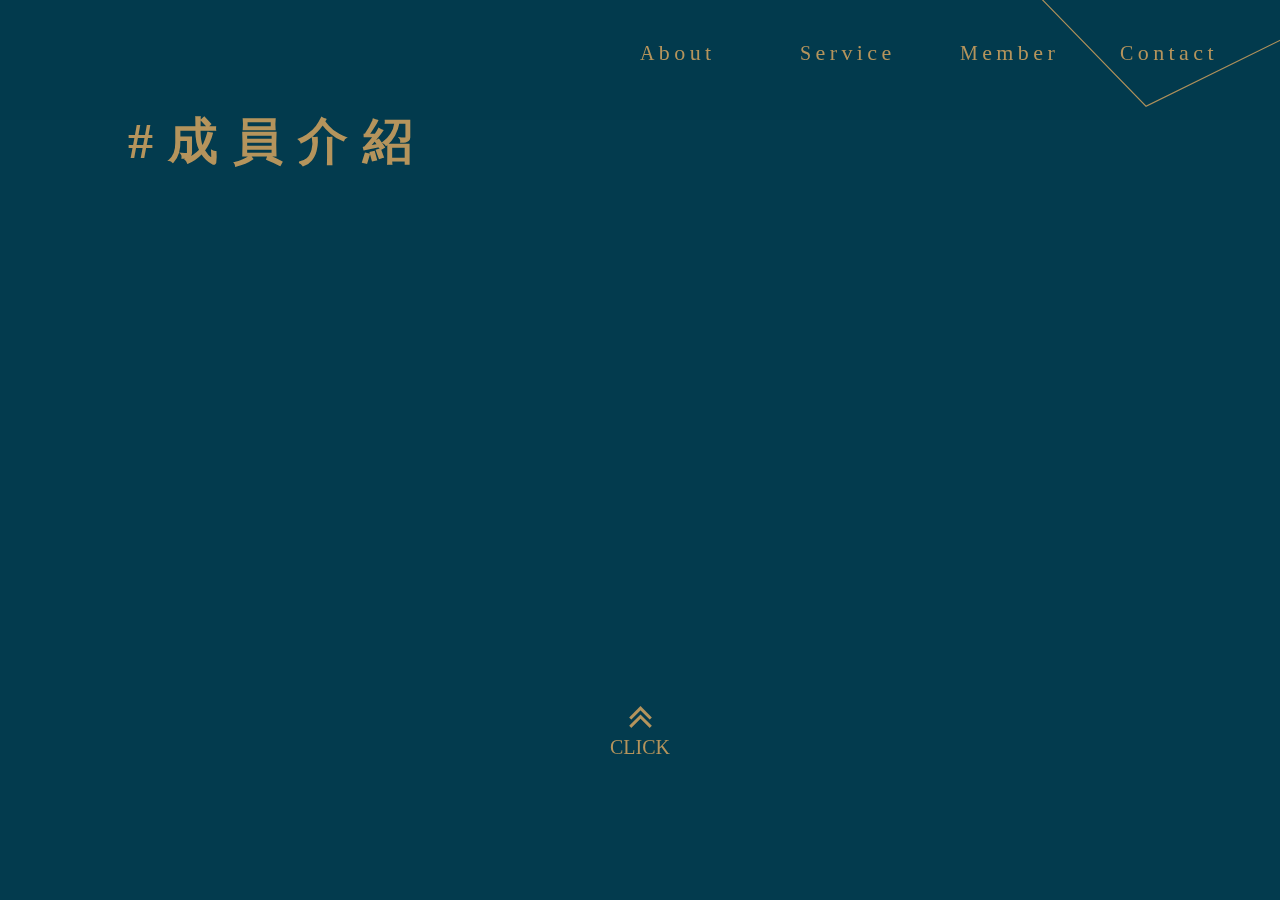
<file: index.html>
<!DOCTYPE html>
<html lang="en">

<head>
    <meta charset="UTF-8">
    <meta name="viewport" content="width=device-width, initial-scale=1.0">
    <meta http-equiv="X-UA-Compatible" content="ie=edge">
    <title>五維設計FiveD | 網頁設計</title>
    <link rel="stylesheet" href="https://cdnjs.cloudflare.com/ajax/libs/font-awesome/5.11.2/css/all.css">
    <link href="https://fonts.googleapis.com/css?family=Noto+Serif&display=swap" rel="stylesheet">
    <link rel="stylesheet" href="js/onepage-scroll-master/onepage-scroll.css">
    <link rel="stylesheet" href="js/slick-1.8.1/slick/slick.css">
    <link rel="stylesheet" href="js/slick-1.8.1/slick/slick-theme.css">
    <link rel="stylesheet" href="css/animate.css-master/animate.min.css">
    <link rel="stylesheet" href="css/reset.css">
    <link rel="stylesheet" href="css/style.css">
    <link rel="stylesheet" href="css/header.css">
    <link rel="stylesheet" href="css/home.css">
    <link rel="stylesheet" href="css/about.css">
    <link rel="stylesheet" href="css/service.css">
    <link rel="stylesheet" href="css/member.css">
</head>

<body>


    <!-- ----------------------------- -->
    <!-- ----------------------------- -->
    <!-- --------header--Start-------- -->
    <!-- ----------------------------- -->
    <!-- ----------------------------- -->
    <div class="real_header">
        <div class="header_bg">
        </div>
        <div class="pentagon">
            <img src="images/pentagon.svg" alt="">
        </div>
        <div class="header">
            <div class="logo"><a href="index.html"><img src="images/logo_01.svg" alt="" srcset=""></a></div>
            <div class="menu_icon">
                <div class="icon">
                    <div></div>
                    <div></div>
                </div>
            </div>
            <nav class="nav">
                <ul>
                    <li><a href="javascript:void(0)">About</a></li>
                    <li><a href="javascript:void(0)">Service</a></li>
                    <li><a href="javascript:void(0)">Member</a></li>
                    <li><a href="javascript:void(0)">Contact</a></li>
                </ul>
            </nav>
        </div>
    </div>

    <!-- 著陸頁 -->
    <div id="particles-js"></div>
    <!-- 著陸頁 end -->

    <!-- 色調 藍: #033B4E 金: #B5945C -->
    <div class="main">

        <!-- ----------------------------- -->
        <!-- ----------------------------- -->
        <!-- -------homePage--Start------- -->
        <!-- ----------------------------- -->
        <!-- ----------------------------- -->
        <section id="home">
            <div class="arrow">
                <a href="javascript:void(0)"><i class="fas fa-chevron-left" style="visibility: hidden;"></i></a>
                <a href="javascript:void(0)"><i class="fas fa-chevron-right"></i></a>
            </div>
            <div class="wrapper">
                <img class="logo_f" src="images/logo_f-06.png" alt="" />
                <img class="w_photo" src="images/box_2-02.png" alt="" />
                <svg xmlns="http://www.w3.org/2000/svg" viewBox="0 0 434 310">
                    <defs>
                        <style>
                            .cls-1 {
                                fill: #967645;
                                stroke: #967645;
                                stroke-miterlimit: 10;
                                stroke-width: 3px;
                            }
                        </style>
                    </defs>
                    <title>5D</title>
                    <g id="photo1" data-name="photo2">
                        <path class="cls-1"
                            d="M371.71,102.7l-.31-.48L370,99.88l-51.8-87a4.69,4.69,0,0,0-.39-.52c-.13-.13-.22-.26-.35-.39a3.19,3.19,0,0,0-.69-.52,1.92,1.92,0,0,1-.17-.13c-.13-.08-.31-.08-.44-.17s-.52-.22-.78-.3a6.62,6.62,0,0,0-1-.09L215.75,12h0l0,0-5.2.08a4.39,4.39,0,0,0-3.73,2.21l-2.33,4.2,51.71,87.31,0,.09L209,190.62l-2.21,3.94v0l1.37,2.28h-5l-96.84-.41-45.85-77h0l88.82-.39,6-10.92a4.49,4.49,0,0,0-.8-.29,4,4,0,0,0-1-.11L54.86,109h-.69l-4.55.06a4.36,4.36,0,0,0-3.72,2.21L43.79,115l52.85,88.3a17.9,17.9,0,0,0,4.16,3.47c.09.05.18.08.27.12a11.58,11.58,0,0,0,5.26,1.72l90,.14-44,76.92,0,.05-1.73.28L43.54,287.69l4.63,7.78A4.4,4.4,0,0,0,52,297.63L156,297.05a4.66,4.66,0,0,0,1.12-.16,4.75,4.75,0,0,0,.74-.29l0,0H158l.15-.13.53-.27h0a4.14,4.14,0,0,0,1.37-1.45l48.17-85.95v0l2.66-4.75a4.34,4.34,0,0,0,.25-3.67,3.59,3.59,0,0,0,1.8.38l5.33-.09,0-.08,98.62-.52a3.42,3.42,0,0,0,1.13-.18,3.88,3.88,0,0,0,.73-.26h.05a.62.62,0,0,0,.17-.12c.22-.09.43-.22.56-.26v0a4.37,4.37,0,0,0,1.35-1.45l48.16-85.92.05,0,2.64-4.76A4.3,4.3,0,0,0,371.71,102.7Zm-14.51,9.09-44,76.92,0,0-1.72.3L224,190.4l43.57-78.22,1.82-3.24a6.58,6.58,0,0,0-.09-6.5l-1.95-3.29L221.89,22.4,310.12,22,355,97.37l5.32,8.89-3.14,5.53Z" />
                    </g>
                </svg>
            </div>
        </section>


        <!-- ----------------------------- -->
        <!-- ----------------------------- -->
        <!-- ---------about-Start--------- -->
        <!-- ----------------------------- -->
        <!-- ----------------------------- -->
        <section id="about">
            <div class="arrow">
                <a href="javascript:void(0)"><i class="fas fa-chevron-left"></i></a>
                <a href="javascript:void(0)"><i class="fas fa-chevron-right"></i></a>
            </div>
            <div class="clk-txt">
                <div class="arrowCta"></div>
                <p>CLICK</p>
            </div>

            <!-- 手機版的核心理念 -->
            <div class="mobile_about_container">
                <div class="mobile-title">#核心理念</div>
                <div class="about_area">
                    <div class="about-title">#敏銳</div>
                    <div class="about-content">敏捷細緻的洞察力，靈敏掌握設計趨勢，應對整體市場環境的變化。</div>
                </div>
                <div class="about_area">
                    <div class="about-title">#謹慎</div>
                    <div class="about-content">以深謹慎行事的態度，完成對每位客戶的要求。</div>
                </div>
                <div class="about_area">
                    <div class="about-title">#大膽</div>
                    <div class="about-content">大膽前衛的設計，突破框架並不斷追求新技能。</div>
                </div>
                <div class="about_area">
                    <div class="about-title">#創新</div>
                    <div class="about-content">以不同角度觀察世界，以不同形式闡述概念，讓設計創造新的視野。</div>
                </div>
                <div class="about_area">
                    <div class="about-title">#溫度</div>
                    <div class="about-content">設計將不再流於形式與框架，最貼心的思路，讓你感受最舒適的溫度。</div>
                </div>
            </div>


            <!-- PC版的核心理念 -->
            <div class="about_container">
                <div class="about_T">#核心理念</div>
                <div class="logo_click"></div>

                <div class="about1 about_h">
                    <div class="flex_container">
                        <div class="flex_title">#敏銳</div>
                        <div class="flex_text">敏捷細緻的洞察力，<br>靈敏掌握設計趨勢，<br>應對整體市場環境的變化。</div>
                    </div>
                </div>

                <div class="about2 about_h">
                    <div class="flex_container">
                        <div class="flex_title">#謹慎</div>
                        <div class="flex_text">以深思熟慮、<br>謹慎行事的態度，<br>完成對每位客戶的要求。</div>
                    </div>
                </div>

                <div class="about3 about_h">
                    <div class="flex_container">
                        <div class="flex_title">#大膽</div>
                        <div class="flex_text">大膽前衛的設計，<br>突破框架，<br>並不斷追求新技能。</div>
                    </div>
                </div>

                <div class="about4 about_h">
                    <div class="flex_container">
                        <div class="flex_title">#創新</div>
                        <div class="flex_text">以不同角度觀察世界，<br>以不同形式闡述概念，<br>讓設計創造新的視野。</div>
                    </div>
                </div>

                <div class="about5 about_h">
                    <div class="flex_container">
                        <div class="flex_title">#溫度</div>
                        <div class="flex_text">設計將不再流於形式與框架，<br>最貼心的思路，<br>讓你感受最舒適的溫度。</div>
                    </div>
                </div>

            </div>  
        </section>


        <!-- ----------------------------- -->
        <!-- ----------------------------- -->
        <!-- --------service-Start-------- -->
        <!-- ----------------------------- -->
        <!-- ----------------------------- -->
        <section id="service">

            <div class="arrow">
                <a href="javascript:void(0)"><i class="fas fa-chevron-left"></i></a>
                <a href="javascript:void(0)"><i class="fas fa-chevron-right"></i></a>
            </div>

            <div class="s-header"><span></span></div>

            <div class="s-service-mobile">
                <div class="s-mobile-mobile-title">#服務項目</div>
                <h1>品牌形象</h1>
                <div class="s-mobile-infor-box">

                    <div class="s-mobile-text">
                        <div class="s-mobile-content-image cis"> </div>
                        <p>我們將與您一同討論，根據您的目標客群，打造出良好的互動品牌形象，讓消費者有品牌認同之效果，建立起了良好的品牌忠誠度。</p>
                    </div>

                    <div class="s-mobile-works-btn"><a href="works.html"
                            target="_blank">更多作品</a></div>
                </div>
                <h1>網站設計</h1>
                <div class="s-mobile-infor-box">

                    <div class="s-mobile-text">
                        <div class="s-mobile-content-image webdesign"></div>
                        <p>根據您的需求與品牌風格，透過創意，設計出實用且符合品牌形象的網站，能加深顧客對品牌的印象與好感度，並提升回流率。</p>
                    </div>

                    <div class="s-mobile-works-btn"><a href="works.html"
                            target="_blank">更多作品</a>
                    </div>
                </div>
                <h1>平面設計</h1>
                <div class="s-mobile-infor-box">

                    <div class="s-mobile-text">
                        <div class="s-mobile-content-image graphicdesign"></div>
                        <p>好的設計，能抓住顧客眼睛、準確的傳達資訊，更要表現出品牌的理念與價值，透過不斷的潛移默化，讓消費者自然的認同或想起您的品牌，是我們共同追求的目標。</p>
                    </div>

                    <div class="s-mobile-works-btn"><a href="works.html" target="_blank">更多作品</a></div>
                </div>
                <h1>SEO優化</h1>
                <div class="s-mobile-infor-box">

                    <div class="s-mobile-text last">
                        <div class="s-mobile-content-image seo"> </div>
                        <p>透過網站的關鍵字優化可提升網站觸及率，讓潛在顧客或消費者能輕鬆地找到您的網站，以增加品牌曝光度與知名度。</p>
                    </div>

                    <div class="s-mobile-works-btn"><a
                            href="works.html"
                            target="_blank">更多作品</a></div>
                </div>

            </div>

            <div class="s-title">#服務項目</div>
            <div class="s-service-space ">
                <div class="s-Service ">
                    <div class="s-select animated fadeInRight">
                        <div class="s-select-theme">
                            <div class="s-option s-infor-brandImage s-select-active">
                                <a href="javascript:void(0)">
                                    <P>品牌形象 <span class="s-select-active-text"></span> </P>
                                </a>
                            </div>
                            <div class="s-option s-infor-webDesign">
                                <a href="javascript:void(0)">
                                    <P>網站設計<span></span></P>
                                </a>
                            </div>
                            <div class="s-option s-infor-graphicDesign">
                                <a href="javascript:void(0)">
                                    <P>平面設計<span></span></P>
                                </a>
                            </div>
                            <div class="s-option s-infor-seoPromote">
                                <a href="javascript:void(0)">
                                    <P class="s-lastChildren">SEO優化<span></span></P>
                                </a>
                            </div>
                        </div>
                    </div>
                    <div class="s-outcome">
                        <div class="s-content animated fadeInRight">
                            <div class="s-content-box">
                                <div class="s-content-bcgblock"><Span></Span></div>

                                <div class="s-content-image" style="background-image:url('images/works/work_7.jpg');">
                                    <div class="s-content-theme">
                                        <p class="s-top-fadein s-fadein">  品牌形象</p>
                                        <p class="s-bottom-fadeout s-fadeout">品牌形象</p>
                                    </div>
                                </div>
                                <div class="s-content-image-exchange">
                                    <div class="s-content-image-brandImage"
                                        style="background-image:url('images/works/work_7.jpg');">品牌形象
                                    </div>
                                    <div class="s-content-image-webDesign"
                                        style="background-image:url('images/works/work_1.jpg');">網站設計</div>
                                    <div class="s-content-image-graphicDesign"
                                        style="background-image:url('images/works/work_10.jpg');">平面設計</div>
                                    <div class="s-content-image-seoPromote"
                                        style="background-image:url('images/seoPromote.jpg');">SEO優化</div>
                                </div>
                            </div>
                        </div>
                        <div class="s-infor animated fadeInRight">
                            <div class="s-infor-box s-infor-top s-fadein">
                                <div class="s-text">
                                    品牌形象：我們將與您一同討論，根據您的目標客群，打造出良好的互動品牌形象，讓消費者有品牌認同之效果，建立起了良好的品牌忠誠度。
                                </div>
                                <div class="s-works-btn"><a href="works.html" target="_blank">更多作品</a></div>
                            </div>

                            <div class="s-infor-box s-infor-bottom s-fadeout">
                                <div class="s-text">
                                    品牌形象：我們將與您一同討論，根據您的目標客群，打造出良好的互動品牌形象，讓消費者有品牌認同之效果，建立起了良好的品牌忠誠度。
                                </div>
                                <div class="s-works-btn"><a href="works.html" target="_blank">更多作品</a></div>
                            </div>

                            <div class="s-infor-slideArea">
                                <div class=" s-infor-brandImage">
                                    <div class="s-text">
                                        品牌形象：我們將與您一同討論，根據您的目標客群，打造出良好的互動品牌形象，讓消費者有品牌認同之效果，建立起了良好的品牌忠誠度。
                                    </div>
                                    <div class="s-works-btn">
                                        <a href="works.html" target="_blank">更多作品</a>
                                    </div>
                                </div>

                                <div class=" s-infor-webDesign">
                                    <div class="s-text">
                                        網站設計：根據您的需求與品牌風格，透過創意，設計出實用且符合品牌形象的網站，能加深顧客對品牌的印象與好感度，並提升回流率。
                                    </div>
                                    <div class="s-works-btn">
                                        <a href="works.html" target="_blank">更多作品</a>
                                    </div>
                                </div>
                                <div class=" s-infor-graphicDesign">
                                    <div class="s-text">
                                        平面設計：好的設計，能抓住顧客眼睛、準確的傳達資訊，更要表現出品牌的理念與價值，透過不斷的潛移默化，讓消費者自然的認同或想起您的品牌，是我們共同追求的目標。
                                    </div>
                                    <div class="s-works-btn">
                                        <a href="works.html" target="_blank">更多作品</a>
                                    </div>
                                </div>
                                <div class=" s-infor-seoPromote">
                                    <div class="s-text">
                                        SEO優化：透過網站的關鍵字優化可提升網站觸及率，讓潛在顧客或消費者能輕鬆地找到您的網站，以增加品牌曝光度與知名度。
                                    </div>
                                    <div class="s-works-btn" style="display: none;">
                                        <a href="works.html" target="_blank">更多作品</a>
                                    </div>
                                </div>
                            </div>
                        </div>
                    </div>
                </div>
            </div>


        </section>


        <!-- ----------------------------- -->
        <!-- ----------------------------- -->
        <!-- --------member--Start-------- -->
        <!-- ----------------------------- -->
        <!-- ----------------------------- -->
        <section id="member">
            <div class="arrow">
                <a href="javascript:void(0)"><i class="fas fa-chevron-left"></i></a>
                <a href="javascript:void(0)"><i class="fas fa-chevron-right"></i></a>
            </div>

            <p class="m-member-title">#成員介紹</p>
            <div class="card-area">
                <div class="m-card">
                    <div class="c-img">
                        <img src="images/member/廣穎.jpg" alt="">
                    </div>
                    <h3>賴廣穎</h3>
                    <p>沒有內容的設計不是設計，而是裝飾</p>
                </div>


                <div class="m-card">
                    <div class="c-img">
                        <img src="images/member/豫瑩.jpg" alt="">
                    </div>
                    <h3>湯豫瑩</h3>
                    <p>凡事皆有可能，相信自己能實現目標</p>
                </div>


                <div class="m-card">
                    <div class="c-img">
                        <img src="images/member/佾闈.jpg" alt="">
                    </div>
                    <h3>吳佾闈</h3>
                    <p>我討厭笨蛋，但我做的產品連笨蛋也會用</p>
                </div>


                <div class="m-card">
                    <div class="c-img">
                        <img src="images/member/佳宜.jpg" alt="">
                    </div>
                    <h3>陳佳宜</h3>
                    <p>成長之路沒有捷徑可走，只有堅持不懈的執著追求</p>
                </div>


                <div class="m-card">
                    <div class="c-img">
                        <img src="images/member/承臻.jpg" alt="">
                    </div>
                    <h3>李承臻</h3>
                    <p>沒有設計，就沒有生活</p>
                </div>

            </div>

            <div class="members">
                <h1 class="title">#成員介紹</h1>
                <div class="m_img_area">
                    <div class="m_img fz_12">
                        <div>
                            <img src="images/member/廣穎2.jpg" alt="">
                        </div>
                    </div>
                    <div class="m_name ch_font fz_12 f_center mt1">賴廣穎</div>
                    <div class="discribe sub_font disc-end">
                        <span>沒有內容的設計不是設計，而是裝飾</span>
                    </div>
                </div>

                <div class="m_img_area">
                    <div class="m_img fz_12">
                        <div>
                            <img src="images/member/豫瑩2.jpg" alt="">
                        </div>
                    </div>
                    <div class="m_name ch_font fz_12 f_center mt1">湯豫瑩</div>
                    <div class="discribe disc-start">
                        <span>凡事皆有可能，相信自己能實現目標</span>
                    </div>
                </div>

                <div class="m_img_area">
                    <div class="m_img fz_12">
                        <div>
                            <img src="images/member/佾闈2.jpg" alt="">
                        </div>
                    </div>
                    <div class="m_name ch_font fz_12 f_center mt1">吳佾闈</div>
                    <div class="discribe sub_font disc-end">
                        <span>我討厭笨蛋，但我做的產品連笨蛋也會用</span>
                    </div>
                </div>

                <div class="m_img_area">
                    <div class="m_img fz_12">
                        <div>
                            <img src="images/member/佳宜2.jpg" alt="">
                        </div>
                    </div>
                    <div class="m_name ch_font fz_12 f_center mt1">陳佳宜</div>
                    <div class="discribe sub_font disc-start">
                        <span>成長之路沒有捷徑可走，只有堅持不懈的執著追求</span>
                    </div>
                </div>

                <div class="m_img_area">
                    <div class="m_img fz_12">
                        <div>
                            <img src="images/member/承臻2.jpg" alt="">
                        </div>
                    </div>
                    <div class="m_name ch_font fz_12 f_center mt1">李承臻</div>
                    <div class="discribe sub_font disc-end">
                        <span>沒有設計，沒有生活</span>
                    </div>
                </div>
            </div>
        </section>

        <!-- ----------------------------- -->
        <!-- ----------------------------- -->
        <!-- --------contact-Start-------- -->
        <!-- ----------------------------- -->
        <!-- ----------------------------- -->
        <section id="contact">

            <div class="arrow">
                <a href="javascript:void(0)"><i class="fas fa-chevron-left"></i></a>
                <a href="javascript:void(0)"></a><i class="fas fa-chevron-right" style="visibility: hidden;"></i></a>
            </div>
            <img src="images/logo.png" alt="" srcset="">
            <div class="info">
                <p>Office Tel.no：04-22195186</p>
                <p>Address：3rd Fl., Administration Hall, Taichung City</p>
                <p>Business hours：09:00 - 18:00</p>
            </div>
            <div class="btn">
                <a href="https://www.facebook.com/" target="_blank"><i
                        class="fab fa-facebook-f"></i></a>
                <a href="https://twitter.com/?lang=zh-tw"
                    target="_blank"><i class="fab fa-twitter"></i></a>
                <a href="https://mail.google.com/"
                    target="_blank"><i class="fab fa-google-plus-g"></i></a>
            </div>
            <br>
            <br>
            <br>
            <br>
        </section>

    </div>

    <script src="js/jquery-3.4.1.min.js"></script>
    <script src="js/onepage-scroll-master/jquery.onepage-scroll.min.js"></script>
    <script src="js/slick-1.8.1/slick/slick.js"></script>
    <script src="js/main.js"></script>
    <script src="js/particles.min.js"></script>
    <script src="js/bg_ani.js"></script>
    <script src="js/about.js"></script>
    <script src="js/service.js"></script>
    <script src="js/member.js"></script>
</body>

</html>
</file>
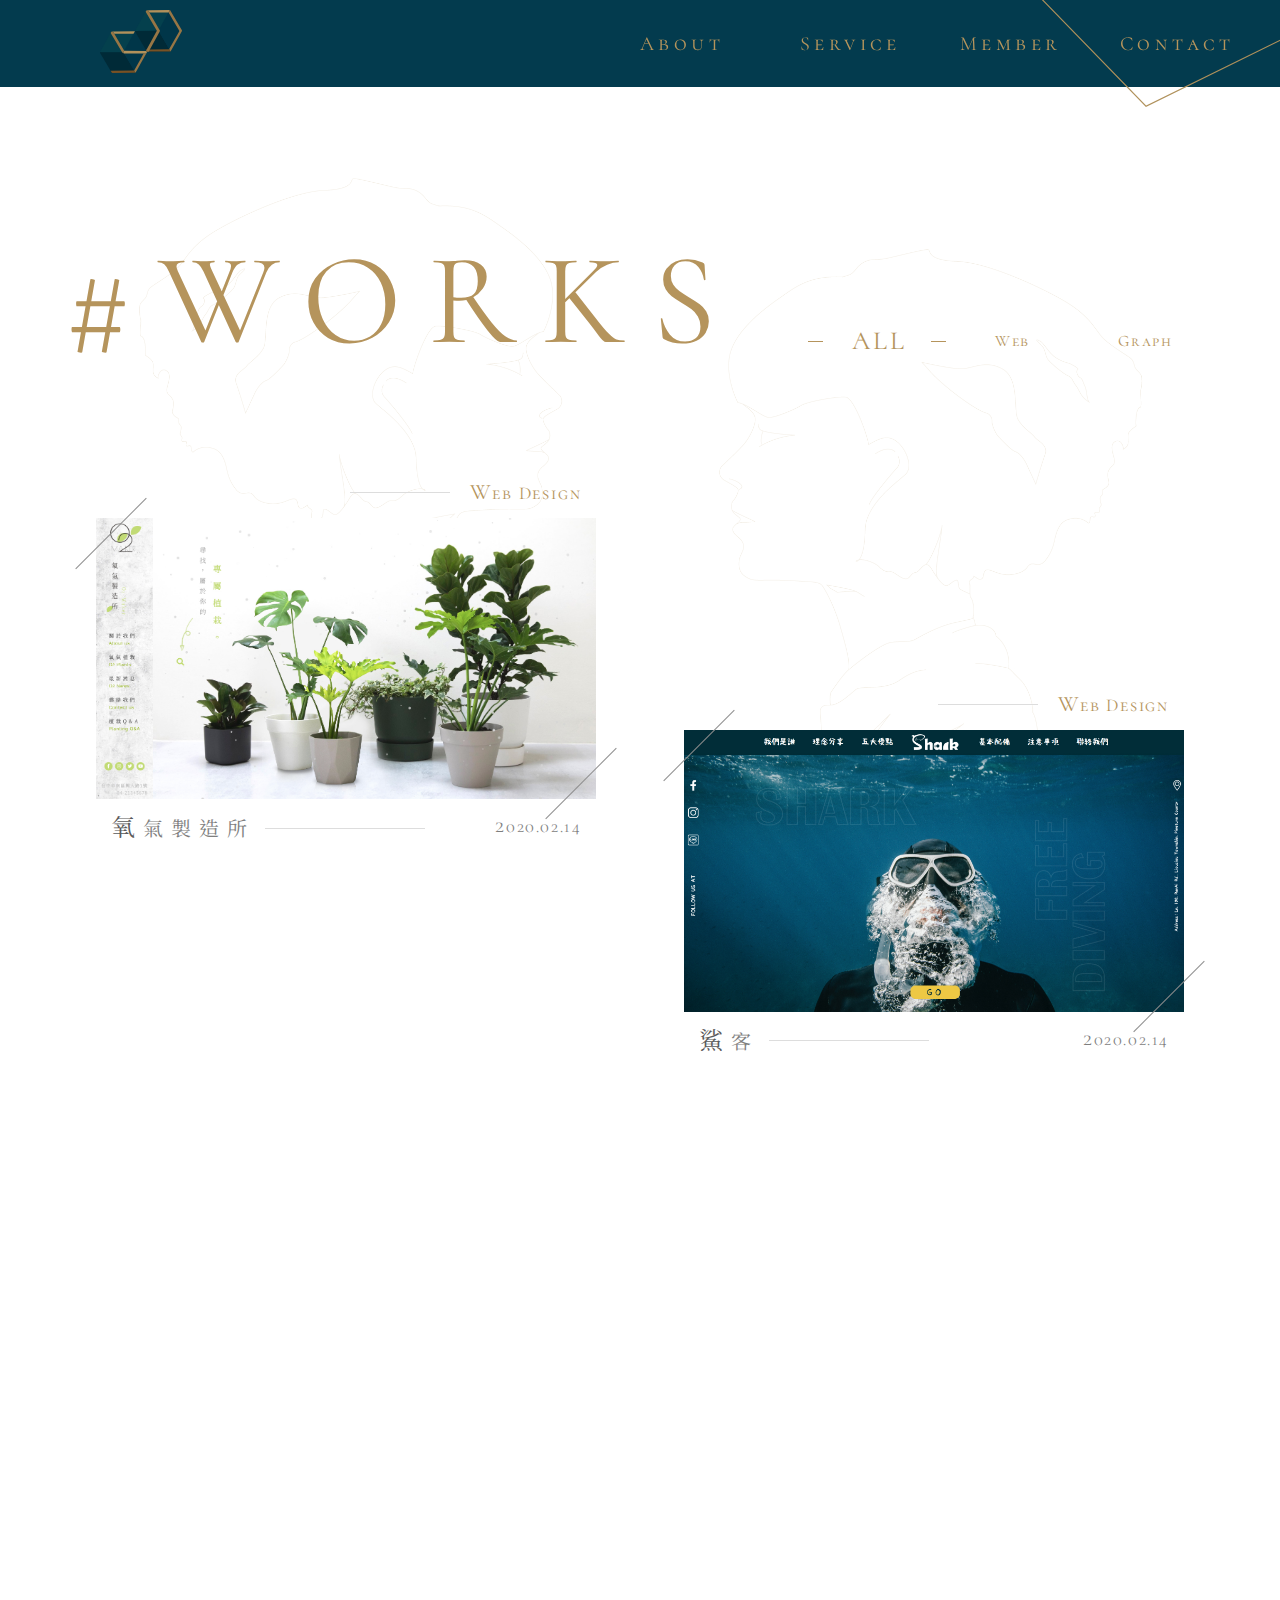
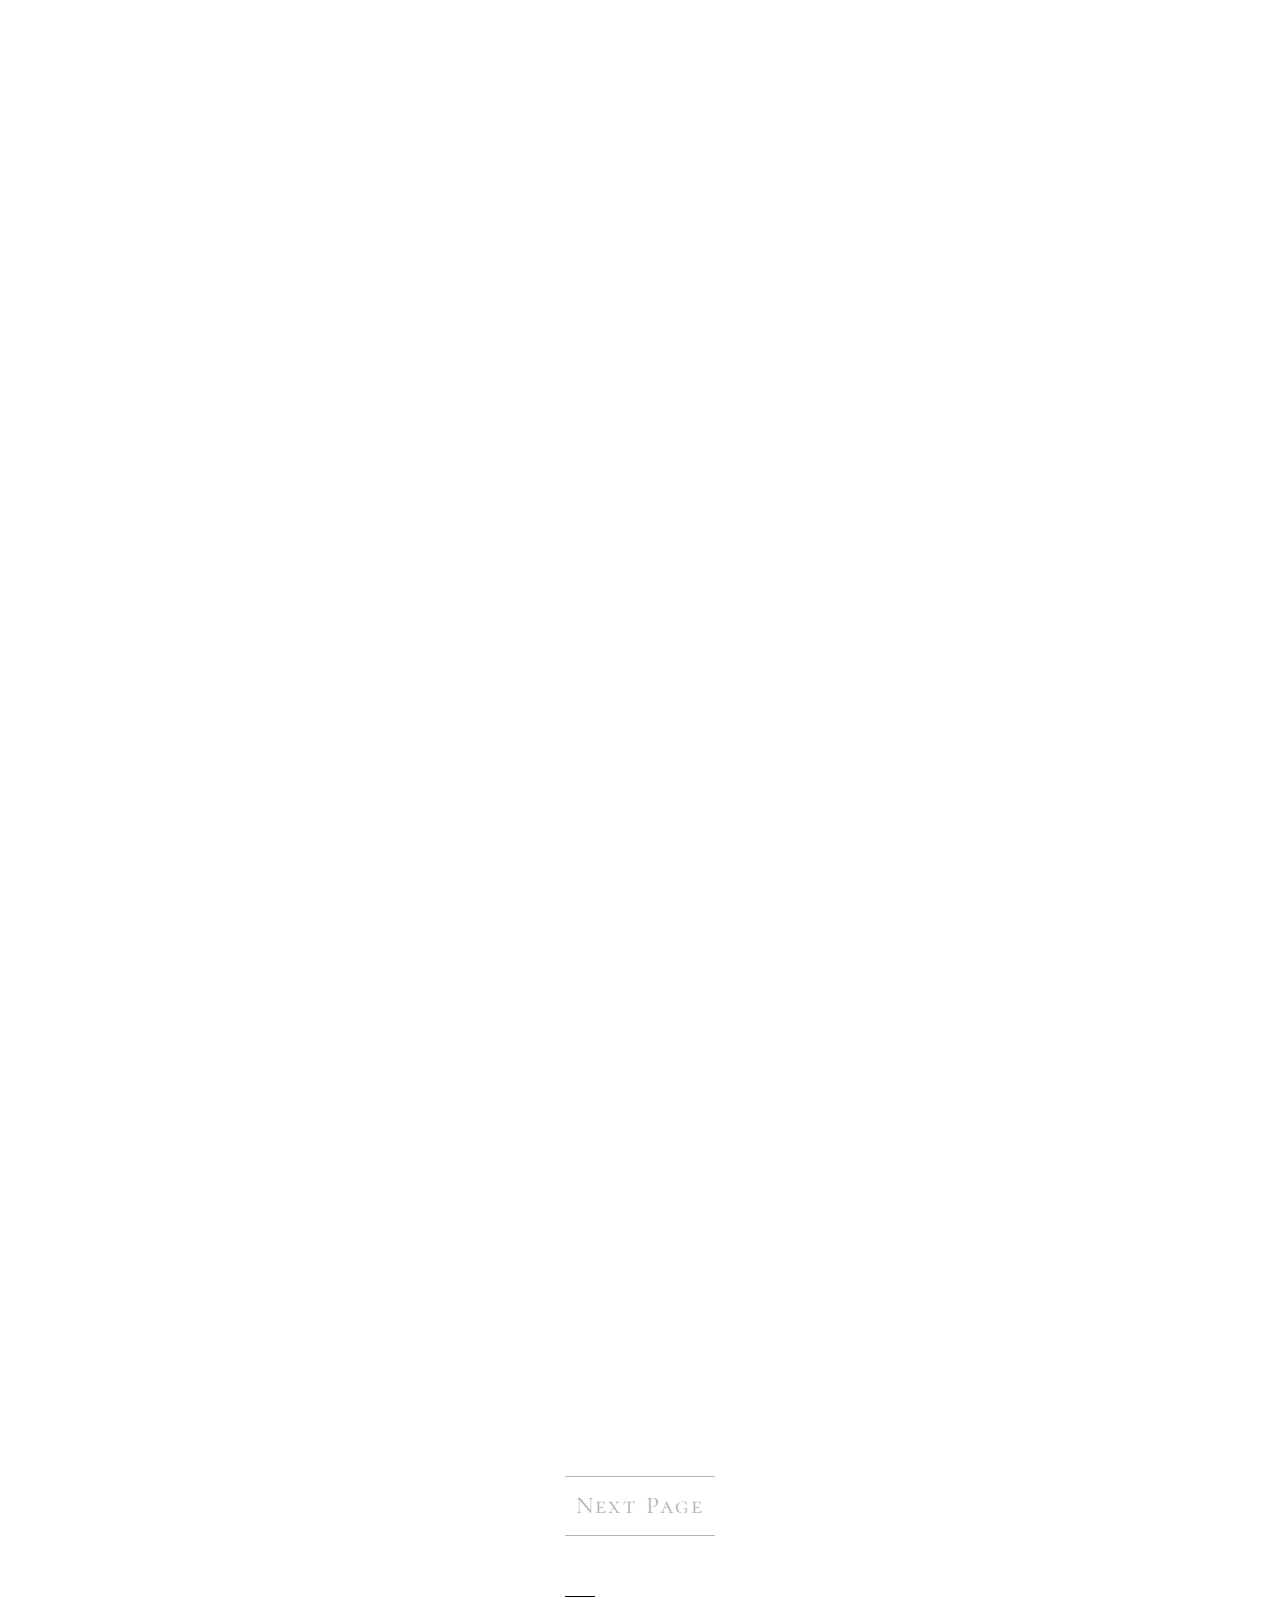
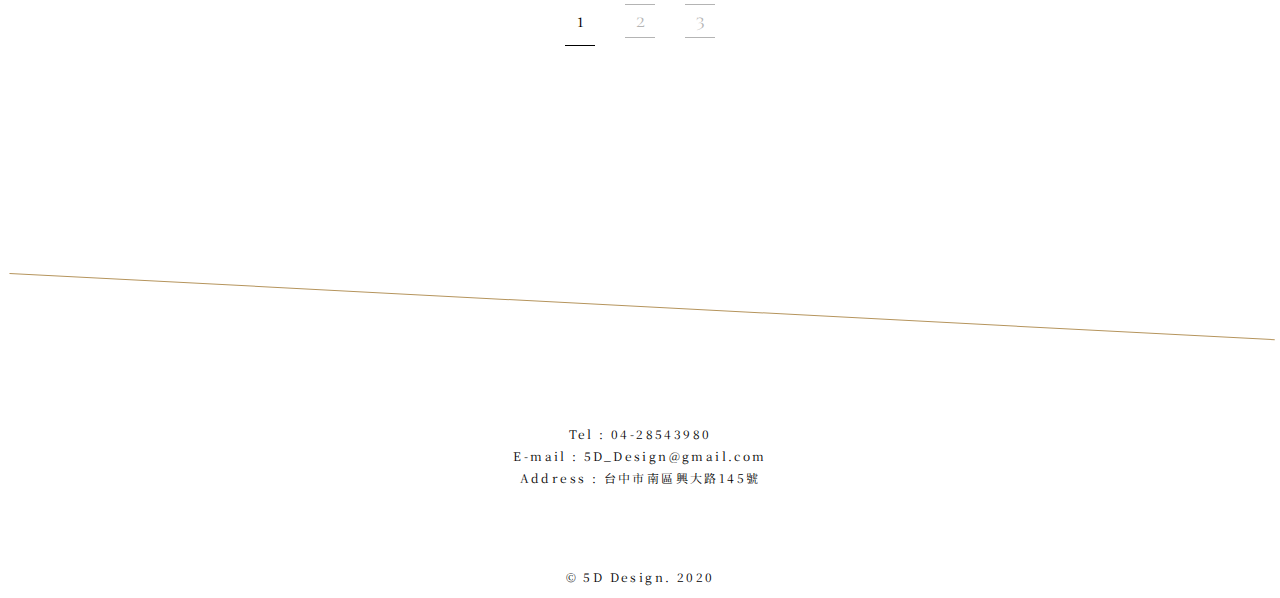
<file: works.html>
<!DOCTYPE html>
<html lang="en">
<head>
    <meta charset="UTF-8">
    <meta name="viewport" content="width=device-width, initial-scale=1.0">
    <meta http-equiv="X-UA-Compatible" content="ie=edge">
    <title>WORKS</title>
    <link rel="stylesheet" href="css/reset.css">
    <link rel="stylesheet" href="https://cdnjs.cloudflare.com/ajax/libs/font-awesome/5.12.0/css/all.min.css">
    <link rel="stylesheet" href="js/WOW-master/css/libs/animate.css">
    <link rel="stylesheet" href="css/works.css">
</head>
<body>
    <div class="real_header">
        <div class="header_bg">
        </div>
        <div class="pentagon">
            <img src="images/pentagon.svg" alt="">
        </div>
        <div class="header">
            <div class="logo"><a href="index.html"><img src="images/logo_01.svg" alt="" srcset=""></a></div>
            <div class="menu_icon">
                <div class="icon">
                    <div></div>
                    <div></div>
                </div>
            </div>
            <nav class="nav">
                <ul>
                    <li><a href="index.html">About</a></li>
                    <li><a href="index.html">Service</a></li>
                    <li><a href="index.html">Member</a></li>
                    <li><a href="index.html">Contact</a></li>
                </ul>
            </nav>
        </div>
    </div>
    <div class="mask"></div>
    <div class="sub_header">
        <div class="container">
            <h1 class="title">#WORKS</h1>
            <ul class="sub_nav">
                <li><a href="javascrip:void(0)" class="bigFont line_1 line_2">ALL</a></li>
                <li><a href="javascrip:void(0)">Web</a></li>
                <li><a href="javascrip:void(0)">Graph</a></li>
            </ul>
        </div>
    </div>
    <main class="main">
        
    </main>
    <div class="next_area">
        <div class="next">Next Page</div>
    </div>
    <ul class="number_area">
        <li class="number click_1">1</li>
        <li class="number">2</li>
        <li class="number">3</li>
    </ul>
    <footer class="footer">
        <div>Tel : 04-28543980</div>
        <div>E-mail : 5D_Design@gmail.com</div>
        <div>Address : 台中市南區興大路145號</div>
    </footer>
    <div class="copyright">© 5D Design. 2020</div>
    <div class="pageToTop"><a href="javascript:void(0)">Top</a></div>
    <script src="js/jquery-3.4.1.min.js"></script>
    <script src="js/WOW-master/dist/wow.min.js"></script>
    <script>
        new WOW().init();

        $(".menu_icon").click(function(){
            $(".icon div:first-child").toggleClass("barTurn_1");
            $(".icon div:last-child").toggleClass("barTurn_2");
            $(".icon").toggleClass("cc");
            $(".nav").slideToggle();
        }); //menu control end

        $(".sub_nav li").click(function(){
                $(this).siblings().find("a").removeClass("active");
                $(this).siblings().find("a").removeClass("bigFont");
                $(this).siblings().find("a").removeClass("line_1");
                $(this).siblings().find("a").removeClass("line_2");
            if($(this).hasClass("active")){               
                $(this).find("a").removeClass("active");
                $(this).find("a").removeClass("bigFont");
                $(this).find("a").removeClass("line_1");
                $(this).find("a").removeClass("line_2");
            }else{
                $(this).find("a").addClass("active");
                $(this).find("a").addClass("bigFont");
                $(this).find("a").addClass("line_1");
                $(this).find("a").addClass("line_2");
            }
        }); //sub_menu control end

        $(window).scroll(function(){
            if($(window).scrollTop() >= 400){
                $(".pageToTop").fadeIn();
            }else{
                $(".pageToTop").fadeOut();
            }
        });
        
        $(".pageToTop").click(function(){
                $("html, body").animate({scrollTop:$(".real_header").offset().top});
        }); //scroll to top end

        $(window).scroll(function(){
            let change_width = $(window).scrollTop();
            $(".mask").width( 100 - change_width / 26 + "%" );
        }); // background animation end
        
        $(".number").click(function(){
                $(this).siblings().removeClass("active");
                $(this).siblings().removeClass("click_1");
            if($(this).hasClass("active")){               
                
            }else{
                $(this).addClass("active");
                $(this).addClass("click_1");
            }
        }); //numbers click end

        $(".main").load("ajax/page_1.html");

        $(".sub_nav li").click(function(e){
            let x = $(this).index();
            switch (x) {
                case 0:
                    $(".main").load("ajax/page_1.html");
                    $("html, body").animate({scrollTop:$(".main").offset().top-100});
                    $(".next_area").show();
                    $(".number_area").show();
                    $(".number").removeClass("click_1");
                    $(".number:first-child").addClass("click_1");
                    break;
                case 1:
                    $(".main").load("ajax/web_works.html");
                    $("html, body").animate({scrollTop:$(".main").offset().top-100});
                    $(".next_area").hide();
                    $(".number_area").hide();
                    break;
                case 2:
                    $(".main").load("ajax/graph_works.html");
                    $("html, body").animate({scrollTop:$(".main").offset().top-100});
                    $(".next_area").hide();
                    $(".number_area").hide();
                    break;
            }
        }); //sort switch works end

        let np = 1;

        $(".next").click(function (e) {
            if( np == 1 ){
                np = np+1;
                $(".main").load("ajax/page_2.html");
                $("html, body").animate({scrollTop:$(".main").offset().top-100});
                $(".number").siblings().removeClass("click_1");
                $(".number:nth-child(2)").addClass("click_1");
            }else if( np == 2 ){
                $(".main").load("ajax/page_3.html");
                $("html, body").animate({scrollTop:$(".main").offset().top-100});
                $(".number").siblings().removeClass("click_1");
                $(".number:nth-child(3)").addClass("click_1");
                $(".next_area").hide();
            }else{
                
            }
        }); //next_page switch products end

        $('.number').click(function (e) {
            // e.preventDefault()
            $(this).siblings().removeClass("clicK_1");
            $(this).addClass("click_1");
            $("html, body").animate({scrollTop:$(".main").offset().top-100});
            
            let x = $(this).index();

            switch (x) {
                case 0:
                    $(".main").load("ajax/page_1.html");
                    $(".next_area").show();
                    np = 1;
                    break;
                case 1:
                    $(".main").load("ajax/page_2.html");
                    $(".next_area").show();
                    np = 2;
                    break;
                case 2:
                    $(".main").load("ajax/page_3.html");
                    $(".next_area").hide();
                    np = 3;
                    break;
            }
        }); //number switch products end
    </script>
</body>
</html>
</file>
<file: js/onepage-scroll-master/onepage-scroll.css>
body, html {
  margin: 0;
  overflow: hidden;
  -webkit-transition: opacity 400ms;
  -moz-transition: opacity 400ms;
  transition: opacity 400ms;
}

body, .onepage-wrapper, html {
  display: block;
  position: static;
  padding: 0;
  width: 100%;
  height: 100%;
}

.onepage-wrapper {
  width: 100%;
  height: 100%;
  display: block;
  position: relative;
  padding: 0;
  -webkit-transform-style: preserve-3d;
}

.onepage-wrapper .section {
  width: 100%;
  height: 100%;
  /* margin-top: 88px; */
}

.onepage-pagination {
  position: absolute;
  right: 10px;
  top: 50%;
  z-index: 5;
  list-style: none;
  margin: 0;
  padding: 0;
}
.onepage-pagination li {
  padding: 0;
  text-align: center;
}
.onepage-pagination li a{
  padding: 10px;
  width: 4px;
  height: 4px;
  display: block;
  
}
.onepage-pagination li a:before{
  content: '';
  position: absolute;
  width: 4px;
  height: 4px;
  background: rgba(0,0,0,0.85);
  border-radius: 10px;
  -webkit-border-radius: 10px;
  -moz-border-radius: 10px;
}

.onepage-pagination li a.active:before{
  width: 10px;
  height: 10px;
  background: none;
  border: 1px solid black;
  margin-top: -4px;
  left: 8px;
}

.disabled-onepage-scroll, .disabled-onepage-scroll .wrapper {
  overflow: auto;
}

.disabled-onepage-scroll .onepage-wrapper .section {
  position: relative !important;
  top: auto !important;
  left: auto !important;
}
.disabled-onepage-scroll .onepage-wrapper {
  -webkit-transform: none !important;
  -moz-transform: none !important;
  transform: none !important;
  -ms-transform: none !important;
  min-height: 100%;
}


.disabled-onepage-scroll .onepage-pagination {
  display: none;
}

body.disabled-onepage-scroll, .disabled-onepage-scroll .onepage-wrapper, html {
  position: inherit;
}
</file>
<file: css/style.css>
@import url('https://fonts.googleapis.com/css?family=Noto+Serif+TC&display=swap');
@import url('https://fonts.googleapis.com/css?family=Cormorant+SC|Noto+Serif|Noto+Serif+TC|Raleway&display=swap');
.ch_font {
    /* font-family: 'Noto Serif TC', serif; */
    font-family: 'Cormorant SC', serif;
}
.sub_font {
    font-family: "Microsoft JhengHei";
    color: #fff;
    font-weight: bold;
    letter-spacing: 5px;
}
.fz_12 {
    font-size: 1.5rem;
}
.mt1 {
    margin-top: 24px;
}
.f_center {
    text-align: center;
}

section {
    display: flex;
    flex-direction: column;
    align-items: center;
    justify-content: center;
    color: #B5945C;
    font-size: 48px;
}

#home>img, #about>img {
    position: relative;
    top: -5%;
}


.onepage-pagination {
    z-index: -999;
}

.main {
    position: absolute;
    height: 88%;
    top: 12%;
    width: 100%;
    z-index: 5;
}

.arrow {
    display: flex;
    justify-content: space-between;
    width: calc(100% - 64px);
    position: absolute;
    top: calc(50% - 16px);
    font-size: 32px;
    z-index: 999;
    padding: 0px 32px;
}

.arrow>a {
    color: #B5945C;
    display: block;
    text-decoration: none;
}

#contact {
    margin: 0 auto;
}
#contact img {
    padding-top: 200px;
}
.info {
    width: 400px;
    padding-top: 24px;
    padding-left: 60px;
    padding-bottom: 12px;
    
}

#contact>div>p {
    font-family: 'Cormorant SC', serif;
    font-size: 20px;
    font-weight: bolder;
    line-height: 40px;

}
#contact img {
    width: 20%;
}
@media screen and (max-width: 768px) {
    #contact img {
        padding-top: 150px;
        width: 50%;
    }
    .info {
        width: 400px;
    }
}

.btn {
    display: flex;
    flex-direction: row;
}

.btn>a {
    position: relative;
    box-sizing: border-box;
    display: block;
    color: #B5945C;
    border: 1px solid #B5945C;
    width: 40px;
    height: 40px;
    border-radius: 50%;
    margin: 18px;
}
.btn>a:hover {
    background-color: #B5945C;
}
.btn>a:hover i {
    color: #033B4E;
}

.btn>a>i {
    display: block;
    width: 18px;
    height: 18px;
    position: absolute;
    top: 12px;
    left: 10px;
    font-size: 16px;
    text-align: center;
}
@media screen and (max-width: 414px) {
    #contact img {
        padding-top: 100px;
    }
    #contact>div>p {
        font-size: 13px;
        line-height: 32px;
    }
    .info {
        width: 250px;
        padding-left: 36px;
    }
}
</file>
<file: css/header.css>
@import url('https://fonts.googleapis.com/css?family=Cormorant+SC|Noto+Serif|Noto+Serif+TC|Raleway&display=swap');

body{
    position: relative;
}
.real_header{
    position: relative;
    overflow: hidden;
}
.header_bg{
    height: 120px;
    background-color: rgba(3, 59, 78, 0.801); 
    /* background-image: url("../images/bg.jpg"); */
    background-size: 100%;
    background-position: top;
    position: fixed;
    width: 100%;
    top: 0;
    z-index: 1;
}
.pentagon{
    width: 20%;
    z-index: 998;
    position: fixed;
    top: -150px;
    right: -10px;
}
.header {
    position: fixed;
    top: 0px;
    left: 0px;
    z-index: 999;
    width: 100%;
    display: flex;
    justify-content: space-between;
    align-items: center;
    height: 86px;
    margin-top: 10px;
}
.logo{
    width: 100px;;
    margin: 7px 100px;
    padding: 11px 0;
}
.logo img {
    width: 80%;
}

.nav{
    z-index: 999;
    width: 50%;
}
.nav>ul {
    display: flex;
}

.nav>ul>li{
    width: 25%;
    position: relative;
}
.nav>ul>li>a{
    font-size: 22px;
    font-family: 'Cormorant SC', serif;
    display: block;
    color: #B5945C;
    text-decoration: none;
    letter-spacing: 0.2em;
}
.nav>ul>li>a::first-letter{
    font-size: 20px;
}
.nav a::after{
    content: "";
    width: 0px;
    height: 1px;
    display: block;
    position: absolute;
    left: 40px;
    top: 150%;
    background: #B5945C;
    transition: 0.5s;
}
.nav a:hover::after{
    left: 0px;
    width: 80px;
}
.nav li:first-child:hover a::after{
    width: 70px;
}
nav li:last-child:hover a::after{
    width: 90px;
}
.menu_icon{
    display: none;
    overflow: hidden;
    padding: 15px;
}
.icon{
    display: flex;
    flex-direction: column;
    justify-content: space-between;
    align-items: center;
    height: 15px;;
}
.icon div{
    height: 1px;
    width: 30px;
    background-color: #B5945C;
    transition: 0.5s;
}
.icon .barTurn_1{
    width: 45px;
    transform: rotate(45deg);
}
.icon .barTurn_2{
    width: 45px;
    transform: rotate(-45deg);
}
.cc{
    height: 30px;
    justify-content: center;
}
@media screen and ( max-width:768px ){
    .header_bg{
        background-color: #033B4E; 
    }
    /* .logo img {
        display: none;
    } */
    .pentagon{
        top: -143px;
        width: 30%;
        right: -70px;
    }
    .menu_icon{
        display: block;
        color: #B5945C;
        margin-right: 20px;
    }
    .header{
        flex-wrap: wrap;
    }
    .nav{
        position: absolute;
        top: 70px;
        display: none;
        width: 100%;
        background-color: #033B4E;
        height: 100vh;
    }
    .nav>ul {
        flex-wrap: wrap;
        text-align: center;
    }
    .nav>ul>li{
        width: 100%;
        height: calc( (100vh - 86px) / 4 );
        line-height: 130px;
    }
    .nav a::after{
        display: none;
    }
    .logo{
        margin-left: 20px;
    }
}

/* ======================header end====================== */
/* ======================header end====================== */
</file>
<file: css/home.css>
/* -- 以下為著陸頁動畫 -- */
#home {
    height: 100%;
}

#home > .wrapper {
    position: absolute;
    top: 45%;
    left: 50%;
    transform: translate(-50%, -50%);
    width: 25%;
  }
  path {
    stroke: #967645;
    fill: #967645;
    stroke-dasharray: 1700;
    opacity: 10;
    animation: animate 5s cubic-bezier(0.5, 0.5, 0.5, 0.5);
    z-index: 1;
    position: absolute;
    right: 10%;
    top: 5%;
  }
  #home > .wrapper > .w_photo {
    position: absolute;
    right: 8%;
    top: 0;
    z-index: -999;
    display: none;
    width: 100%;
  }
  #home > .wrapper > .logo_f {
    position: absolute;
    right: -14%;
    top: 65%;
    z-index: -999;
    display: none;
    width: 70%;
  }
  
  @keyframes animate {
    0% {
      opacity: 0;
      fill: none;
      stroke-dashoffset: 1700;
    }
    25% {
      opacity: 10;
      fill: none;
      stroke-dashoffset: 1200;
    }
    50% {
      opacity: 10;
      fill: none;
      stroke-dashoffset: 700;
    }
  
    75% {
      opacity: 10;
      /* fill: none; */
      fill: transparent;
      stroke-dashoffset: 50;
    }
    100% {
      opacity: 10;
      fill: rgba (150, 118, 69, 1);
      stroke-dashoffset: 0;
    }
  }
  #particles-js {
    position: absolute;
    width: 100%;
    height: 100%;
    margin-top: 0;
    background-color: #033b4e;
  }
  
  /* -- 著陸頁動畫 end -- */
  
  /* -- 著陸頁手機版 -- */
  @media screen and (max-width: 768px) {
    #home > .wrapper {
        width: 40%;
      }
    
    #home > .wrapper > .logo_f {
      position: absolute;
      right: 15px;
      top: 100%;
      z-index: -999;
      display: none;
      width: 85%;
    }
  }
  /* -- 著陸頁手機版 end -- */
</file>
<file: css/about.css>
@import url('https://fonts.googleapis.com/css?family=Noto+Sans+TC:100,300,400,500,700,900|Noto+Serif+TC:200,300,400,500,600,700,900&display=swap');

.about_container {
    position: relative;
    width: 100%;
    height: 100%;
    background-color: rgba(3, 59, 78, 0.8);
}

.about_T {
    font-size: 50px;
    font-family: 'Noto Serif TC', serif;
    font-weight: 700;
    float: left;
    padding-top: 10px;
    padding-left: 200px;
    letter-spacing: 0.3em;
}
@media screen and (max-width: 768px) {
    .about_T {
        float: none;
        font-size: 20px;
        padding-left: 40px;
    }
}

.logo_click {
    /* display: none; */
    background: url('../images/r-logo.png') no-repeat center;
    /* background: url('../images/logo_click.png') no-repeat center; */
    background-size: contain;
    width: 25%;
    height: 38%;
    margin: 0 auto;
    position: absolute;
    top: 25%;
    left: 37.5%;
    z-index: 10000;
    cursor: pointer;
    
}

.about1 {
    background: url('../images/1-brazen.png') no-repeat left;
    background-size: contain;
    width: 12%;
    height: 12%;
    margin: 0 auto;
    transition: 1s;
    position: absolute;
    top: 38%;
    left: 44.2%;
    opacity: 0;
    
}

.about_h:hover {
    width: 23%;
    height: 23%;
}

.flex_container {
    width: 100%;
    height: 80%;
    display: flex;
    flex-direction: column;
    justify-content: space-around;
    align-items: center;
    flex-wrap: nowrap;
}

.flex_title {
    font-size: 24px;
    font-family: 'Noto Serif TC', serif;
    font-weight: 600;
    position: absolute;
    width: 100%;
    transition: 1s;
    order: 1;
    letter-spacing: 0.3em;
}

.about2 {
    background: url('../images/4-cautious.png') no-repeat center;
    background-size: contain;
    width: 12%;
    height: 12%;
    margin: 0 auto;
    transition: 1s;
    position: absolute;
    top: 38%;
    left: 44.2%;
    opacity: 0;
}

.about3 {
    background: url('../images/5-keen.png') no-repeat center;
    background-size: contain;
    width: 12%;
    height: 12%;
    margin: 0 auto;
    transition: 1s;
    position: absolute;
    top: 38%;
    left: 43%;
    opacity: 0;
}

.about4 {
    background: url('../images/3-creative.png') no-repeat center;
    background-size: contain;
    width: 12%;
    height: 12%;
    margin: 0 auto;
    transition: 1s;
    position: absolute;
    top: 37.9%;
    left: 45.2%;
    opacity: 0;
}

.about5 {
    background: url('../images/4-cautious.png') no-repeat center;
    background-size: contain;
    width: 12%;
    height: 12%;
    margin: 0 auto;
    transition: 1s;
    position: absolute;
    top: 37.9%;
    left: 45.2%;
    opacity: 0;
}
.about1 .flex_title {
    position: absolute;
    top: -35%;
    left: 0%;
}
.about1:hover .flex_title {
    top: 12%;
    left: 30%;
    color: #033B4E;
    font-weight: bold;
    font-size: 32px;
}


.about2 .flex_title {
    position: absolute;
    top: -37%;
    left: 0%;
}
.about2:hover .flex_title {
    top: 12%;
    left: 22%;
    color: #033B4E;
    font-weight: bold;
    font-size: 32px;
}


.about3 .flex_title {
    position: absolute;
    top: -37%;
    left: 64%;
}
.about3:hover .flex_title {
    top: 12%;
    left: 42%;
    color: #033B4E;
    font-weight: bold;
    font-size: 32px;
}


.about4 .flex_title {
    position: absolute;
    top: -37%;
    left: 0%;
}
.about4:hover .flex_title {
    top: 12%;
    left: 22%;
    color: #033B4E;
    font-weight: bold;
    font-size: 32px;
}


.about5 .flex_title {
    position: absolute;
    top: -37%;
    left: 0%;
}
.about5:hover .flex_title {
    top: 12%;
    left: 22%;
    color: #033B4E;
    font-weight: bold;
    font-size: 32px;
}
.flex_text {
    font-size: 20px;
    font-family: "Microsoft JhengHei";
    font-weight: lighter;
    color: white;
    opacity: 0;
    transition: 1s;
    white-space: nowrap;
    line-height: 28px;
    letter-spacing: 0.1em;;
}

.about_h:hover .flex_text{
    position: absolute;
    top: 72px;
    left: 50px;
    opacity: 1;
}
@media screen and (min-width: 1760px) {
    .about_h:hover .flex_text{
        top: 86px;
    }
}


/* ---------手機板的css-------- */
/* ---------手機板的css-------- */
/* ---------手機板的css-------- */
.mobile_about_container {
    width: 100%;
    padding-top: 32px;
    padding-bottom: 64px;
    font-size: 20px;
    background-color: #033B4E; 
}
.mobile-title {
    font-size: 32px;
    font-family: 'Noto Serif TC', serif;
    font-weight: 900;
    text-align: center;
    padding-bottom: 40px;
    letter-spacing: 0.3em;
}
.about_area {
    padding: 5% 15%;
}
.about-title {
    font-family: 'Noto Serif TC', serif;
    font-weight: 900;
    font-size: 26px;
    letter-spacing: 0.2em;
    
}
.about-content {
    font-size: 20px;
    font-family: 'Microsoft JhengHei';
    font-weight: normal;
    color: #fff;
    padding-top: 24px;
    line-height: 40px;
    padding-top: 6%;
    padding-bottom: 20px;
    border-bottom: 1px solid #B5945C;
    letter-spacing: 0.2em;
}
.about_area:last-child .about-content {
    border-bottom: none;
}
@media screen and (max-width: 414px) {
    .mobile-title {
        font-size: 28px;
    }
    .about-title {
        font-size: 22px;
    }
    .about-content {
        font-size: 16px;
    }
}


  /* click Arrow */
.clk-txt {
    display: flex;
    flex-direction: column;
    justify-content: center;
    align-items: center;
    width: 100%;
    position: absolute;
    /* right: 900px; */
    bottom: 18%;
    z-index: 999;
}

@media screen and (max-width: 768px) {
    .clk-txt {
        display: none;
    }
}

.clk-txt p {
    color: #B5945C;
    font-family: 'Cormorant SC', serif;
    font-size: 20px;
    /* margin-top: -220px; */
    /* text-align: center; */
}

.arrowCta {
    display: block;
    height: 13px;
    width: 13px;
    border: 11px solid transparent;
    transform: rotate(225deg);
    position: relative;
    /* margin: 25vh auto; */
    /* justify-self: center; */
}

.arrowCta:after,
.arrowCta:before {
    content: "";
    display: block;
    height: inherit;
    width: inherit;
    position: absolute;
    top: 0;
    left: 0;
}

.arrowCta:after {
    border-bottom: 3px solid #B5945C;
    border-right: 3px solid #B5945C;
    top: 0;
    left: 0;
    opacity: 1;
    animation: bottom-arrow 1.65s infinite;
}
  
  @keyframes bottom-arrow {
    0% {
      opacity: 1;
      transform: translate(0, 0);
    }
    45% {
      opacity: 0;
      transform: translate(12px, 12px);
    }
    46% {
      opacity: 0;
      transform: translate(-16px, -16px);
    }
    90% {
      opacity: 1;
      transform: translate(-6px, -6px);
    }
    100% {
      opacity: 1;
      transform: translate(-6px, -6px);
    }
  }
  
  .arrowCta:before {
    top: 0;
    left: 0;
    border-bottom: 3px solid #B5945C;
    border-right: 3px solid #B5945C;
    animation: top-arrow 1.65s infinite;
  }
  
  @keyframes top-arrow {
    0% {
      transform: translate(-6px, -6px);
    }
    35% {
      transform: translate(0, 0);
    }
    90% {
      opacity: 1;
      transform: translate(0, 0);
    }
    100% {
      opacity: 1;
      transform: translate(0, 0);
    }
  }
</file>
<file: css/service.css>
@import url('https://fonts.googleapis.com/css?family=Noto+Sans+TC:100,300,400,500,700,900|Noto+Serif+TC:200,300,400,500,600,700,900&display=swap');

/* 
body{
    background-color: #033B4E;
} */
#service{
    background-color: rgba(3, 59, 78, 0.8);
}

/* @media screen and (min-width:768px){} */
.s-service-mobile{
    background-color: #033B4E; 
    display: flex;
    flex-direction: column;
    justify-content: flex-start;
    width: 100%;
}
.s-mobile-mobile-title {
    text-align: left;
    color: #B0915B;
    font-family: 'Noto Serif TC', serif;
    font-size: 32px;
    font-weight:900;
    line-height: 24px;
    margin-bottom: 16px;
    padding-top: 64px;
    padding-bottom: 56px;
    text-align: center;
    letter-spacing: 0.3em;
}
.s-service-mobile h1{ 
    margin: auto;
    width: calc(80vw - 52px) ;
    text-align: center;
    line-height: 24px;
    padding: 12px 10px ;
    background-color: #B0915B;
    color: #033B4E;
    font-family: 'Noto Serif TC', serif;
    font-size: 24px;
    font-weight:700;
    border-radius:24px;
    letter-spacing: 0.2em;
}
.s-mobile-infor-box{
    margin: auto;
    width: 80vw;
    display: flex;
    flex-direction: column;
    justify-content: flex-start;
    overflow: hidden;
    margin-bottom: 50px;
    padding: 10px 0px;
    /* background-color: #B0915B; */
    /* border-bottom: 1px solid #B0915B; */
    }
    .s-service-mobile .last{
        margin-bottom: 10px;
    }
.s-mobile-infor-box:last-child{
 
    border-bottom: none;
    margin-bottom: 10px;
}
.s-mobile-content-image{
    width: 100%;
    height: 150px;
    display: flex;
    flex-direction: column;
    justify-content: center;
    /* background-color: antiquewhite; */
}


.s-mobile-text{
    padding: 0 16px;
    display: flex;
    flex-direction: column;
    justify-content: flex-start;
}
.s-mobile-content-image {
    margin-top: 16px;
    display: block;
    border-radius: 10px;
    width: 100%;
    height: 300px;
}
.s-mobile-text>.cis{
  
    background-image: url("../images/works/work_7.jpg");
    background-size: cover;
    background-repeat: no-repeat;
    
}
.s-mobile-text>.webdesign{
   
    background-image: url("../images/works/work_1.jpg");
    background-size: cover;
    background-repeat: no-repeat;
    
}
.s-mobile-text>.graphicdesign{

    background-image: url("../images/works/work_10.jpg");
    background-size: cover;
    background-repeat: no-repeat;
    
}
.s-mobile-text>.seo{

    background-image: url("../images/SEOpromote.jpg");
    background-size: cover;
    background-repeat: no-repeat;
    
}
.s-mobile-text>p{
    font-family: 'Noto Sans TC', sans-serif;
    font-weight: 200;
    font-size: 20px;
    letter-spacing: 0.2em;
    line-height: 150%;
    color: #FDFDF5;
    text-align: justify;
    margin-bottom: 10px;
    margin-top: 24px;
    /* text-indent: 2em; */
}
.s-mobile-works-btn{
    /* background-color:blue ; */
    display: flex;
    flex-direction: row;
    justify-content: flex-end;
    padding-bottom: 32px;
    padding: 0px 16px;
}
.s-mobile-works-btn>a{
    text-decoration: none;
    color: #B0915B;
    font-family: 'Noto Serif TC', serif;
    font-weight:500;
    text-align:center;
    font-size: 16px;
    padding-top: 8px;
    letter-spacing: 0.2em;
}

@media screen and (max-width: 414px) {
    .s-mobile-mobile-title {
        font-size: 28px;
    }
    .s-service-mobile h1 {
        font-size: 20px;
        line-height: 20px;
        padding: 8px 10px ;
        border-radius:18px;
    }
    .s-mobile-content-image {
        width: 100%;
        height: 150px;
    }
    .s-mobile-text>p {
        font-size: 16px;
    }
    .s-mobile-works-btn>a {
        font-size: 13px;
    }
}
/* ///////////////mobile-end/////////////// */
/* ///////////////mobile-end/////////////// */
/* ///////////////mobile-end/////////////// */

.s-service-space{
    width: 100%;
    height: calc(100vh - 86px ) ;
    margin-top:86px ;
    margin: auto;
    display: flex;
    flex-direction: column;
    justify-content:space-around ; 
    /* background-color: aquamarine; */
}
.s-Service{ 
    /* margin: auto;   */
    display: flex;
    flex-direction: row;
    justify-content: space-between;
    width: 100%;
    height: 80%;
    overflow: hidden;
}



/* /////////////////////////////////////////////////////////// */
/* //////////////////////s-select///////////////////////////// */
/* /////////////////////////////////////////////////////////// */

.s-select{
    align-self: center;
    width: 25%;
    height: 100%;
    /* background-color: aqua; */
    display: flex;
    flex-direction: column;
    justify-content: center;
    /* padding-left: 10%; */
    /* padding-top: 8%; */
    z-index: 999;
    margin-left: 10%;
}
.s-title{
    padding-top: 6px;
    text-align: center;
    color: #B0915B;
    font-family: 'Noto Serif TC', serif;
    font-size: 50px;
    font-weight:700;
    letter-spacing: 0.3em;
    align-self: flex-start;
    margin: 0px 200px;
    /* background-color: blueviolet; */
}
@media screen and (max-width:768px){
    .s-title{
        display: none;
    }
}

.s-select-theme{
    width: 100%;
    height: 50%;
    /* background-color: rgb(163, 21, 139); */
    display: flex;
    flex-direction: column;
    justify-content: space-between;
    align-self: center;
    margin-top: -30px;
    margin-left: 20px;

}
.s-select-theme P{
    font-size: 22px;
}
.s-option{
    width:150px;
    line-height: 30px;
    display: block;
    /* background-color: chartreuse; */
    text-align: center;
    color: #B0915B;
    font-family: 'Noto Serif TC', serif;
    font-size: 20px;
    font-weight:700;
    align-self:center;
    transition: 0.3s;
    letter-spacing: 0.2em;
}
.s-option>a{
    display: block;
    text-decoration: none;
    color: #B0915B;
}
.s-option>a>p {
    margin: auto;
    padding: 0px; 
    width:  120px; 
    line-height: 30px;
    text-align: center;
    position: relative;
    /* background-color: #fff; */
}
.s-option>.s-lastChildren{
    width:  88px; 
}

.s-option:hover{
    background-image: url(../images/service-option-hover-02.svg);
    background-size: 150px 100%;
    font-size: 20px;
}
.s-select-active{
    
    background-image: url(../images/service-option-hover-02.svg);
    background-size: 150px 100%;
    font-size: 20px;
}
.s-select-active-text{
    display:block;
    position:absolute;
    margin:auto;
    bottom: -10px;
    width: 100%;
    height: 2px;
    background-color: #B0915B;
    animation-name : extend;
    animation-fill-mode:forwards;
    animation-timing-function:ease-in-out;
    animation-duration:0.5s;
}
@keyframes extend {
    0% {transform: scaleX(0);
        
    }
 100% {
    transform: scaleX(1);
    };
}

/* /////////////////////////////////////////////////////////// */
/* //////////////////////s-outcome///////////////////////////// */
/* /////////////////////////////////////////////////////////// */
.s-outcome{
    width: 75%;
    /* background-color: rgb(219, 55, 82); */
    display: flex;
    flex-direction: column;
    justify-content: flex-start;
    overflow: hidden;
    position: relative;
    margin-left: 5%;
}
.s-content{
    align-self: center;
    /* background-color: darkgoldenrod; */
    margin-bottom: 50px;
    width: 100%;
    height: 60%;
    position: relative;
    overflow: hidden;
    display: flex;
    flex-direction: row;
    justify-content: center;
    animation-duration: 0.5s;
    animation-delay: 0.8s;
}
.s-content-box{
    /* background-color: rgb(55, 104, 196); */
    display: block;
    align-self: center;
    position: relative;
    width: 80%;
    height: 100%;
}
.s-content-bcgblock{
    display: block;
    width: calc(100% - 30px);
    height: 90%;
    max-width: 690px;
    max-height: 365px;
    background-color: #B0915B;
    border-radius: 5px;
    position: absolute;
    top: 0px;
    left: 0px;
}
.s-content-image{
    display: flex;
    flex-direction: row;
    justify-content: center;
    width: calc(100% - 30px);
    height:  90%;
    max-width: 690px;
    max-height: 365px;
    background-size: 100% ;
    background-repeat: no-repeat;
    position: absolute;
    top: 30px;
    left: 30px;
    border-radius: 5px;
    box-shadow: -2px -2px 5px 1px rgba(0, 15, 20, 0.3);
  
}
.s-content-theme{
    background-color:#FDFDF5;
    width: 100px;
    height: 40px;
    line-height: 40px;
    color: #B0915B;
    text-align: center;
    border-radius: 20px;
    font-family: 'Noto Serif TC', serif;
    font-weight: 600;
    box-shadow: 1px 1px 5px 1px rgba(0, 15, 20, 0.3);
    position: absolute;
    top: 15px;
    letter-spacing: 0.1em;
}
.s-content-theme>p{
    position: absolute;
    width: 90px;
    height: 40px;
    text-align: center;
    top: calc( 50% - 20px);
    left: calc( 50% - 45px);
    font-size: 16px;
}
.s-content-image-exchange{
    display: none;
}
.s-bottom-fadeout{
    display: none; }




/* /////////////////////////////////////////////////////////// */
/* //////////////////////s-infor///////////////////////////// */
/* /////////////////////////////////////////////////////////// */
.s-infor{
    align-self: center;
    border-radius: 10px;
    max-width: 690px;
    width: 70%;
    background-color: #B0915B;
    position: relative;
    display: flex;
    flex-direction: column;
    justify-content: flex-start;
    animation-duration: 0.5s;
    animation-delay: 1.6s;
    left: 0;
}
@media screen and (min-width: 1760px) {
    .s-infor{
        left: -125px;
    }
}
.s-infor-slideArea{
    display: none;
   
}

.s-infor-box{
    display: flex;
    flex-direction: column;
    justify-content: flex-start;
    /* position: absolute; */
    padding: 20px 50px;
}
.s-infor-bottom{
    display: none;
}
.s-fadein{
    display: flex;
    flex-direction: column;
    justify-content: flex-start;
}
.s-text{
    margin-bottom: 10px;
    font-family: 'Noto Sans TC', sans-serif;
    font-weight: lighter;
    font-size: 16px;
    letter-spacing: 0.2em;
    line-height: 32px;
    color: #FDFDF5;
    text-align: justify;
}
.s-infor-box>.s-works-btn{
   align-self:flex-end ;
 
}
.s-works-btn>a{
    background-color: #00394C;
    text-align: center;
    display: block;
    width: 100px;
    line-height: 40px;
    color: #B0915B;
    text-decoration: none;
    font-family: 'Noto Serif TC', serif;
    font-weight: 600;
    font-size: 16px;
    border-radius: 20px;
    transition: 0.3S;
    letter-spacing: 0.1em;
}
.s-works-btn>a:hover{
    transform: scale(1.1);
    background-color: #FDFDF5;
}
</file>
<file: css/member.css>
.members .title {
    position: absolute;
    top: 1%;
    left: 10%;
    font-size: 50px;
    font-family: 'Noto Serif TC', serif;
    font-weight: 700;
    letter-spacing: 0.3em;
}
.m-member-title {
    /* position: relative;
    top: -30%; */
    padding-bottom: 32px;
    font-size: 32px;
    font-family: 'Noto Serif TC', serif;
    font-weight: 900;
    letter-spacing: 0.3em;
    margin-top: -100px;
}
.card-area {
    /* margin-top: -30%; */
    width: 50%;
    height: 50%;
}
.m-card {
    width: 100%;
    height: 100%;
    border-radius: 20px;
}
.c-img {
    margin: 5%;
    height: 50%;
    padding: 5% 0px 5% 0px;
    border-radius: 8px;
    background-color: #B5945C;
}
.card-area img {
    margin: auto;
    border-radius: 8px;
    width: 80%;
}
.m-card>h3 {
    color: #033B4E; 
    background-color: #B5945C;
    font-size: 26px;
    text-align: center;
    margin: 60px auto;
    font-family: 'Noto Serif TC', serif;
    font-weight: bold;
    padding: 8px;
    border-radius: 24px;
    width: 80%;
    letter-spacing: 0.2em;
}
.m-card>p {
    color: #fff;
    font-size: 1.4rem;
    text-align: center;
    margin: 32px 0px 0px 0px;
    font-family: 'Microsoft JhengHei';
    letter-spacing: 0.2em;
    line-height: 40px;
    padding: 0 28px;
}

@media screen and (max-width: 414px) {
    .m-member-title {
        font-size: 28px;
        margin-top: -72px;
    }
    .m-card>h3 {
        font-size: 22px;
        margin: 32px auto;
    }
    .m-card>p {
        font-size: 16px;
        line-height: 32px;
        padding: 0 16px;
    }
}

/* ------------------------------ */
/* ------------------------------ */
/* ---------memberStart---------- */
/* ------------------------------ */
/* ------------------------------ */
#member {
    width: 100%;
    height: 100%;
    background-color: rgba(3, 59, 78, 0.8);
}
.members {
    display: none;
    width: 80%;
    height: auto;
}
.m_img_area {
    width: 100%;
    height: 10%;
}
.m_img {
    width: 100%;
    height: 10%;
    border-radius: 15px;
    background-color: #B5945C;
    cursor: pointer;
}
.m_img>div {
    width: 80%;
    height: 80%;
}
.m_name {
    font-size: 24px;
    font-family: 'Noto Serif TC', serif;
    font-weight: 600;
    width: 10%;
    letter-spacing: 0.2em;
}
.discribe {
    display: none;
    font-size: 1.0rem;
}
.disc-start {
    top: 20%;
}
.disc-end {
    top: 71%;
}

@media screen and (min-width: 769px) {
    .members {
        display: flex;
        justify-content: space-around;
        align-items: center;
        width: 80%;
        height: 100%;
        margin-left: 5%;
    }
    .m_img_area {
        position: relative;
        /* width: 100%; */
        width: calc(85% / 5 );
        height: 100%;
    }
    .m_img {
        /* display: flex; */
        width: 100%;
        /* width: calc(65% / 5 ); */
        height: 33%;
        border-radius: 5px;
        background-color: #B5945C;
        position: absolute;
        top: 33%;
    }
    @media screen and (max-width: 1440px) {
        .m_img {
            height: 26%;
        }
    }
    .m_img>div {
        /* max-width: 145px; */
        width: 84.5%;
        /* height: 154px; */
        height: 90%;
        border-radius: 4px;
        /* background-color: lightgray; */
        margin: auto;
        margin-top: 10%;
        margin-bottom: 10%;

    }
    .m_img>div>img {
        width: 100%;
        border-radius: 4px;
    }

    .m_name {
        width: 100%;
        /* width: calc(65% / 5 ); */
        position: absolute;
        top: 65%;
    }
    .discribe {
        display: none;
        position: absolute;
        width: 100%;
        /* width: calc(65% / 5 ); */
        font-size: 18px;
        font-family: "Microsoft JhengHei";
        color: #fff;
        font-weight: 100;
        letter-spacing: 0.2em;
        line-height: 32px;
    }
    .disc-start {
        top: 18%;
    }
    .disc-end {
        top: 73%;
    }
    .m-card>p {
        margin: 32px 40px;
    }
}
</file>
<file: css/works.css>
@import url('https://fonts.googleapis.com/css?family=Cormorant+SC|Noto+Serif|Noto+Serif+TC|Raleway&display=swap');
body{
    position: relative;
    background-image: url("../images/bg_2.jpg");
    background-size: cover;
    background-position: center;
    background-attachment: fixed;
}
.mask{
    position: absolute;
    top: 0;
    right: 0;
    width: 100%;
    height: 100%;
    background-color: rgba(255, 255, 255, 0.7);
    z-index: -999;
}
.real_header{
    position: relative;
    overflow: hidden;
}
.header_bg{
    height: 87px;
    background-color: #033B4E;
    position: fixed;
    width: 100%;
    top: 0;
    z-index: 997;
}
.pentagon{
    width: 20%;
    z-index: 998;
    position: fixed;
    top: -150px;
    right: -10px;
}
.header {
    position: fixed;
    top: 0px;
    left: 0px;
    z-index: 999;
    width: 100%;
    display: flex;
    justify-content: space-between;
    align-items: center;
    height: 86px;
    
}
.logo{
    width: 82px;;
    margin: 0 40px;
    padding: 11px 0;
    margin-left: 100px;
}

.nav{
    z-index: 999;
    width: 50%;
}
.nav>ul {
    display: flex;
}

.nav>ul>li{
    width: 25%;
    position: relative;
}
.nav>ul>li>a{
    font-size: 22px;
    font-family: 'Cormorant SC', serif;
    display: block;
    color: #B5945C;
    text-decoration: none;
    letter-spacing: 0.2em;
}
.nav>ul>li>a::first-letter{
    font-size: 20px;
}
.nav a::after{
    content: "";
    width: 0px;
    height: 1px;
    display: block;
    position: absolute;
    left: 40px;
    top: 150%;
    background: #B5945C;
    transition: 0.5s;
}
.nav a:hover::after{
    left: 0px;
    width: 80px;
}
.nav li:first-child:hover a::after{
    width: 70px;
}
nav li:last-child:hover a::after{
    width: 90px;
}
.menu_icon{
    display: none;
    overflow: hidden;
    padding: 15px;
}
.icon{
    display: flex;
    flex-direction: column;
    justify-content: space-between;
    align-items: center;
    height: 15px;;
}
.icon div{
    height: 1px;
    width: 30px;
    background-color: #B5945C;
    transition: 0.5s;
}
.icon .barTurn_1{
    width: 45px;
    transform: rotate(45deg);
}
.icon .barTurn_2{
    width: 45px;
    transform: rotate(-45deg);
}
.cc{
    height: 30px;
    justify-content: center;
}
/* @media screen and ( max-width:1200px ){
    .pentagon{
        top: -110px;
    }
}
@media screen and ( max-width:992px ){
    .pentagon{
        top: -70px;
    }
} */
@media screen and ( max-width:1024px ){
    .pentagon{
        top: -223px;
        width: 30%;
        right: -70px;
    }
    .logo{
        margin: 0 40px;
    }
    .menu_icon{
        display: block;
        color: #B5945C;
        margin: 0 40px;
    }
    .header{
        flex-wrap: wrap;
    }
    .nav{
        display: none;
        width: 100%;
        background-color: #033B4E;
        height: calc( 100vh - 80px );
    }
    .nav>ul {
        flex-wrap: wrap;
        text-align: center;
    }
    .nav>ul>li{
        width: 100%;
        height: calc( (100vh - 86px) / 4 );
        line-height: 130px;
    }
    .nav a::after{
        display: none;
    }
}
@media screen and ( max-width:768px ){
    .pentagon{
        top: -147px;
        width: 30%;
        right: -70px;
    }
    .menu_icon{
        margin: 0 20px;
    }
}
@media screen and ( max-width:414px ){
    .pentagon{
        top: -39px;
        right: -25px;
    }
    .logo{
        margin: 0 20px;
    }
    .menu_icon{
        margin: 0 10px;
    }
}
@media screen and ( max-width:375px ){
    .pentagon{
        top: -23px;
        right: -25px;
    }
}

/* ======================header end====================== */
/* ======================header end====================== */

.sub_header{
    margin-top: 86px;
}
.container{
    width: 90%;
    max-width: 1500px;
    margin: auto;
    padding: 150px 0 80px 0;
    display: flex;
    justify-content: space-between;
    align-items: center;
}
.title{
    font-family: 'Cormorant SC', serif;
    color: #B5945C;
    letter-spacing: 0.2em;
    font-size: 130px;
}
.sub_nav{
    align-self: flex-end;
    display: flex;
    width: 35%;
    margin: 0;
}
.sub_nav li{
    width: 33%;
    text-align: center;
    line-height: 50px;
    position: relative;
}
.sub_nav a{
    display: block;
    font-family: 'Cormorant SC', serif;
    color: #B5945C;
    letter-spacing: 0.1em;
    text-decoration: none;
    transition: 0.4s;
}
.sub_nav a:hover{
    font-size: 26px;
    color: rgb(109, 78, 25);
}
.sub_nav li a::before{
    content: "";
    display: block;
    position: absolute;
    background: #B5945C;
    width: 0px;
    height: 1px;
    top: 25px;
    left: -20px;
    transition: 0.5s;
}
.sub_nav li a::after{
    content: "";
    display: block;
    position: absolute;
    background: #B5945C;
    width: 0px;
    height: 1px;
    top: 25px;
    right: -20px;
    transition: 0.5s;
}
.sub_nav li:hover a::before{
    width: 15px;
    left: 0px;
}
.sub_nav li:hover a::after{
    width: 15px;
    right: 0px;
}
.sub_nav li a.line_1::before{
    width: 15px;
    left: -5px;
}
.sub_nav li a.line_2::after{
    width: 15px;
    right: 0px;
}
.bigFont{
    font-size: 26px;
}
@media screen and ( max-width:1024px ){
    .container{
        padding: 150px 0 80px 0;
        flex-direction: column;
    }
    .title{
        font-size: 85px;
    }
    .sub_nav{
        align-self: center;
        width: 50%;
        margin: 30px;
    }
}
@media screen and ( max-width:540px ){
    .container{
        padding-bottom: 50px;
    }
    .title{
        font-size: 65px;
    }
    .sub_nav{
        width: 100%;
    }

}

/* =====================sub_header end===================== */
/* =====================sub_header end===================== */
.main{
    z-index: -998;
}
.works_area .container{
    padding: 0;
    height: 600px;
    margin: 20px auto;
    max-width: 1440px;
    width: 85%;
}
.works_area .container>div:first-child{
    align-self: flex-start;
}
.works_area .container>div:last-child{
    align-self: flex-end;
}
.works{
    width: 46%;
}
.sort{
    position: relative;
    font-family: 'Cormorant SC', serif;
    letter-spacing: 0.1em;
    padding: 15px;
    float: right;
    font-size: 18px;
    color: #B5945C;
}
.sort::first-letter{
    font-size: 22px;
}
.sort::before{
    content: "";
    display: block;
    position: absolute;
    width: 100px;
    height: 1px;
    left: -105px;
    top: 50%;
    background-color: rgb(221, 221, 221);
}
.photo{
    width: 100%;
    clear: both;
    position: relative;
    transition: 0.5s ease-out;
}
.photo img{
    width: 100%;
    vertical-align: bottom;
}
.photo div{
    position: absolute;
    width: 100%;
    height: 100%;
    background-color: rgb(34, 34, 34);
    top: 0;
    left: 0;
    transition: 0.5s ;
    text-align: center;
    color: white;
    font-family: 'Cormorant SC', serif;
    font-size: 24px;
    letter-spacing: 0.1em;
    opacity: 0;
    display: flex;
    flex-direction: column;
    justify-content: center;
    align-items: center;
}
.photo span{
    display: block;
    margin: 5px;
}
.photo span:first-child{
    font-size: 16px;
}
.photo div::first-letter{
    font-size: 28px;
}
.photo:hover{
    transform: scale(1.05);
}
.photo:hover div{
    opacity: 0.6;
}
.photo::before{
    content: "";
    display: block;
    position: absolute;
    height: 1px;
    width: 100px;
    top: 15px;
    left: -35px;
    background-color: rgb(141, 141, 141);
    transform: rotate(-45deg);
    z-index: 1;
    transition: 0.3s;
}
.photo::after{
    content: "";
    display: block;
    position: absolute;
    width: 100px;
    height: 1px;
    bottom: 15px;
    right: -35px;
    background-color: rgb(141, 141, 141);
    transform: rotate(-45deg);
    z-index: 1;
    transition: 0.3s;
}
.photo:hover::before{
    width: 0px;
    top: -20px;
    left: 50px;
}
.photo:hover::after{
    width: 0px;
    bottom: -20px;
    right: 50px;
}
.description{
    display: flex;
    justify-content: space-between;
    align-items: center;
    padding: 15px;
}
.name{
    position: relative;
    font-family: 'Noto Serif TC', serif;
    font-size: 20px;
    letter-spacing: 0.4em;
    color: rgb(126, 126, 126);
}
.name::first-letter{
    font-size: 24px;
    color: rgb(90, 90, 90);
}
.name::after{
    content: "";
    display: block;
    position: absolute;
    width: 160px;
    height: 1px;
    background-color: rgb(221, 221, 221);
    bottom: 40%;
    right: -170px;
    transition: 0.4s;
}
.date{
    font-family: 'Cormorant SC', serif;
    letter-spacing: 0.1em;
    font-size: 16px;
    color: rgb(126, 126, 126);
}
.date::first-letter{
    font-size: 20px;
}
@media screen and ( max-width:1024px ){
    .works_area .container{
        flex-direction: column;
        height: 900px;
    }
    .works_area .container>div:first-child{
        align-self: center;
    }
    .works_area .container>div:last-child{
        align-self: center;
    }
    .works{
        width: 70%;
    }
}
@media screen and ( max-width:768px ){
    .works_area .container{
        height: 700px;
    }
}
@media screen and ( max-width:414px ){
    .works_area .container{
        height: 630px;
    }
    .works{
        width: 100%;
    }
    .photo::before{
        width: 60px;
        top: 5px;
        left: -25px;
    }
    .photo::after{
        width: 60px;
        bottom: 5px;
        right: -25px;
    }
    .name::after{
        height: 0;
    }
    .sort::before{
        width: 80px;
        left: -80px;
    }
}
@media screen and ( max-width:414px ){
    .works_area .container{
        height: 600px;
    }
}
/* =============================main end============================= */
/* =============================main end============================= */
.next{
    position: relative;
    width: 200px;
    height: 60px;
    line-height: 60px;
    margin: 150px auto 50px auto;
    text-align: center;
    font-size: 24px;
    font-family: 'Cormorant SC', serif;
    letter-spacing: 0.1em;
    color: rgb(180, 180, 180);
    transition: 0.4s;
    cursor: pointer;
}
.next::before{
    content: "";
    display: block;
    position: absolute;
    top: 0;
    left: 25px;
    width: 150px;
    height: 1px;
    background-color: rgb(180, 180, 180);
    transition: 0.4s;
}
.next::after{
    content: "";
    display: block;
    position: absolute;
    bottom: 0;
    right: 25px;
    width: 150px;
    height: 1px;
    background-color: rgb(180, 180, 180);
    transition: 0.4s;
}
.next:hover{
    color: rgb(0, 0, 0);
}
.next:hover::before{
    left: 0;
    background-color: rgb(0, 0, 0);
}
.next:hover::after{
    right: 0;
    background-color: rgb(0, 0, 0);
}

/* =============================next_area end============================= */
/* =============================next_area end============================= */
.number_area{
    display: flex;
    justify-content: center;
    align-items: center;
}
.number{
    position: relative;
    width: 40px;
    height: 50px;
    margin: 10px;
    text-align: center;
    line-height: 50px;
    font-family: 'Cormorant SC', serif;
    font-size: 20px;
    color: rgb(180, 180, 180);
    cursor: pointer;
}
.number::before{
    content: "";
    display: block;
    position: absolute;
    top: 8px;
    left: 5px;
    width: 30px;
    height: 1px;
    background-color: rgb(180, 180, 180);
    transition: 0.2s;
}
.number::after{
    content: "";
    display: block;
    position: absolute;
    bottom: 8px;
    right: 5px;
    width: 30px;
    height: 1px;
    background-color: rgb(180, 180, 180);
    transition: 0.2s;
}
.number:hover{
    color: rgb(0, 0, 0);
}
.number:hover::before{
    top: 0;
    background-color: rgb(0, 0, 0);
}
.number:hover::after{
    bottom: 0;
    background-color: rgb(0, 0, 0);
}
.click_1{
    color: rgb(0, 0, 0);
}
.number.click_1::before{
    top: 0;
    background-color: rgb(0, 0, 0);
}
.number.click_1::after{
    bottom: 0;
    background-color: rgb(0, 0, 0);
}

/* =============================number_area end============================= */
/* =============================number_area end============================= */
.footer{
    position: relative;
    margin-top: 300px;
    width: 100%;
    height: 200px;
    background-color: rgb(255, 255, 255);
    display: flex;
    flex-direction: column;
    justify-content: center;
    align-items: center;
    font-family: 'Noto Serif TC', serif;
    letter-spacing: 0.2em;
    font-size: 12px;
}
.footer::before{
    content: "";
    display: block;
    position: absolute;
    top: -50px;
    width: 99%;
    height: 100px;
    border-top: 1px solid #B5945C;
    background-color: rgb(255, 255, 255);
    transform: rotate(3deg);
}
.footer>div{
    margin: 5px;
}

/* =============================number_area end============================= */
/* =============================number_area end============================= */
.copyright{
    font-family: 'Noto Serif TC', serif;
    letter-spacing: 0.2em;
    font-size: 12px;
    text-align: center;
    padding: 15px;
    background-color: #fff;
}


/* #033B4E */
/* #B5945C */

.pageToTop{
    display: none;
    position: fixed;
    width: 50px;
    height: 50px;
    line-height: 48px;
    background-image: url("../images/pentagon_2.svg");
    bottom: 20px;
    right: 20px;
    z-index: 1;
    text-align: center;
    transition: 0.5s;
}
.pageToTop a{
    display: block;
    font-family: 'Cormorant SC', serif;
    text-decoration: none;
    color: #B5945C;
    font-size: 18px;
    transition: 0.5s;
}
.pageToTop:hover{
    background-image: url("../images/pentagon_3.svg");
    transform: rotate(90deg);
}
.pageToTop:hover a{
    color: white;
    transform: rotate(-90deg);
}
</file>
